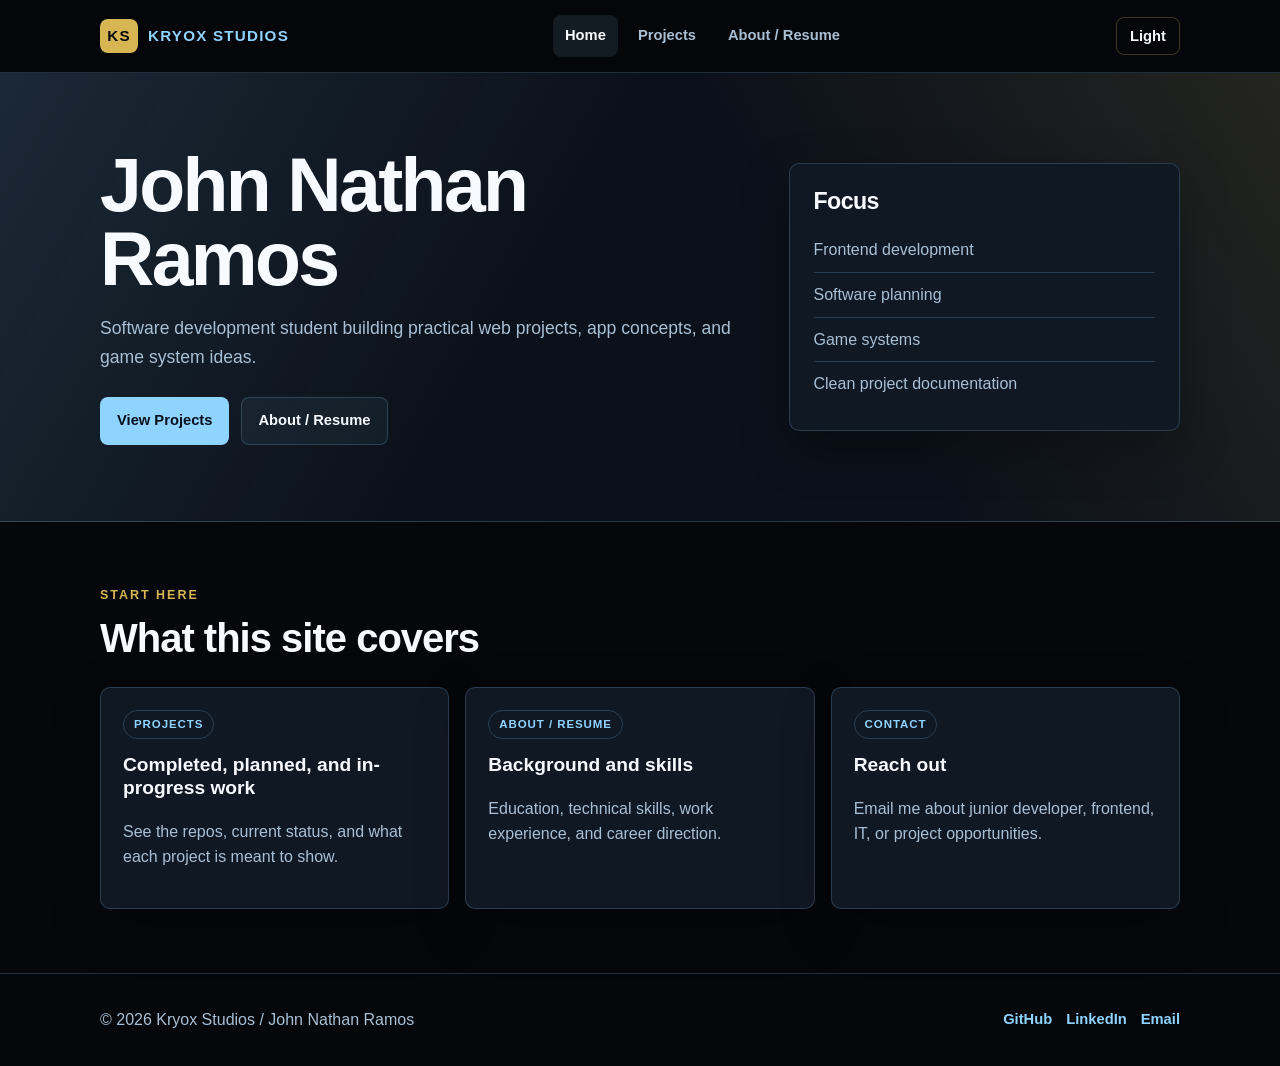
<file: index.html>
<!DOCTYPE html>
<html lang="en">
<head>
  <meta charset="UTF-8" />
  <meta name="viewport" content="width=device-width, initial-scale=1.0" />
  <title>Kryox Studios | Home</title>
  <meta
    name="description"
    content="Kryox Studios is the portfolio home for John Nathan Ramos, a software development student focused on frontend projects, app planning, and game systems."
  />
  <link rel="stylesheet" href="styles.css" />
</head>

<body>
  <header class="site-header">
    <nav class="nav" aria-label="Primary navigation">
      <a class="brand" href="index.html">
        <span class="brand-mark">KS</span>
        <span>Kryox Studios</span>
      </a>

      <div class="nav-links">
        <a class="active" href="index.html">Home</a>
        <a href="projects.html">Projects</a>
        <a href="about.html">About / Resume</a>
      </div>

      <button class="theme-toggle" id="themeToggle" type="button" aria-label="Switch to light theme">
        <span id="themeLabel">Light</span>
      </button>
    </nav>
  </header>

  <main>
    <section class="hero simple-hero">
      <div class="container hero-grid">
        <div>
          <h1>John Nathan Ramos</h1>
          <p class="lead">
            Software development student building practical web projects, app concepts,
            and game system ideas.
          </p>
          <div class="actions">
            <a class="button primary" href="projects.html">View Projects</a>
            <a class="button secondary" href="about.html">About / Resume</a>
          </div>
        </div>

        <aside class="hero-panel" aria-label="Quick profile">
          <h2>Focus</h2>
          <ul class="clean-list">
            <li>Frontend development</li>
            <li>Software planning</li>
            <li>Game systems</li>
            <li>Clean project documentation</li>
          </ul>
        </aside>
      </div>
    </section>

    <section class="section">
      <div class="container">
        <div class="section-heading">
          <p class="eyebrow">Start here</p>
          <h2>What this site covers</h2>
        </div>

        <div class="link-grid">
          <a class="info-card" href="projects.html">
            <span class="card-label">Projects</span>
            <h3>Completed, planned, and in-progress work</h3>
            <p>See the repos, current status, and what each project is meant to show.</p>
          </a>

          <a class="info-card" href="about.html">
            <span class="card-label">About / Resume</span>
            <h3>Background and skills</h3>
            <p>Education, technical skills, work experience, and career direction.</p>
          </a>

          <a class="info-card" href="mailto:johnramos1129@gmail.com">
            <span class="card-label">Contact</span>
            <h3>Reach out</h3>
            <p>Email me about junior developer, frontend, IT, or project opportunities.</p>
          </a>
        </div>
      </div>
    </section>
  </main>

  <footer class="footer">
    <div class="container footer-inner">
      <p>&copy; <span id="year"></span> Kryox Studios / John Nathan Ramos</p>
      <div class="footer-links">
        <a href="https://github.com/NathanR33333" target="_blank" rel="noreferrer">GitHub</a>
        <a href="https://www.linkedin.com/in/johnramos1927/" target="_blank" rel="noreferrer">LinkedIn</a>
        <a href="mailto:johnramos1129@gmail.com">Email</a>
      </div>
    </div>
  </footer>

  <script src="script.js"></script>
</body>
</html>
</file>
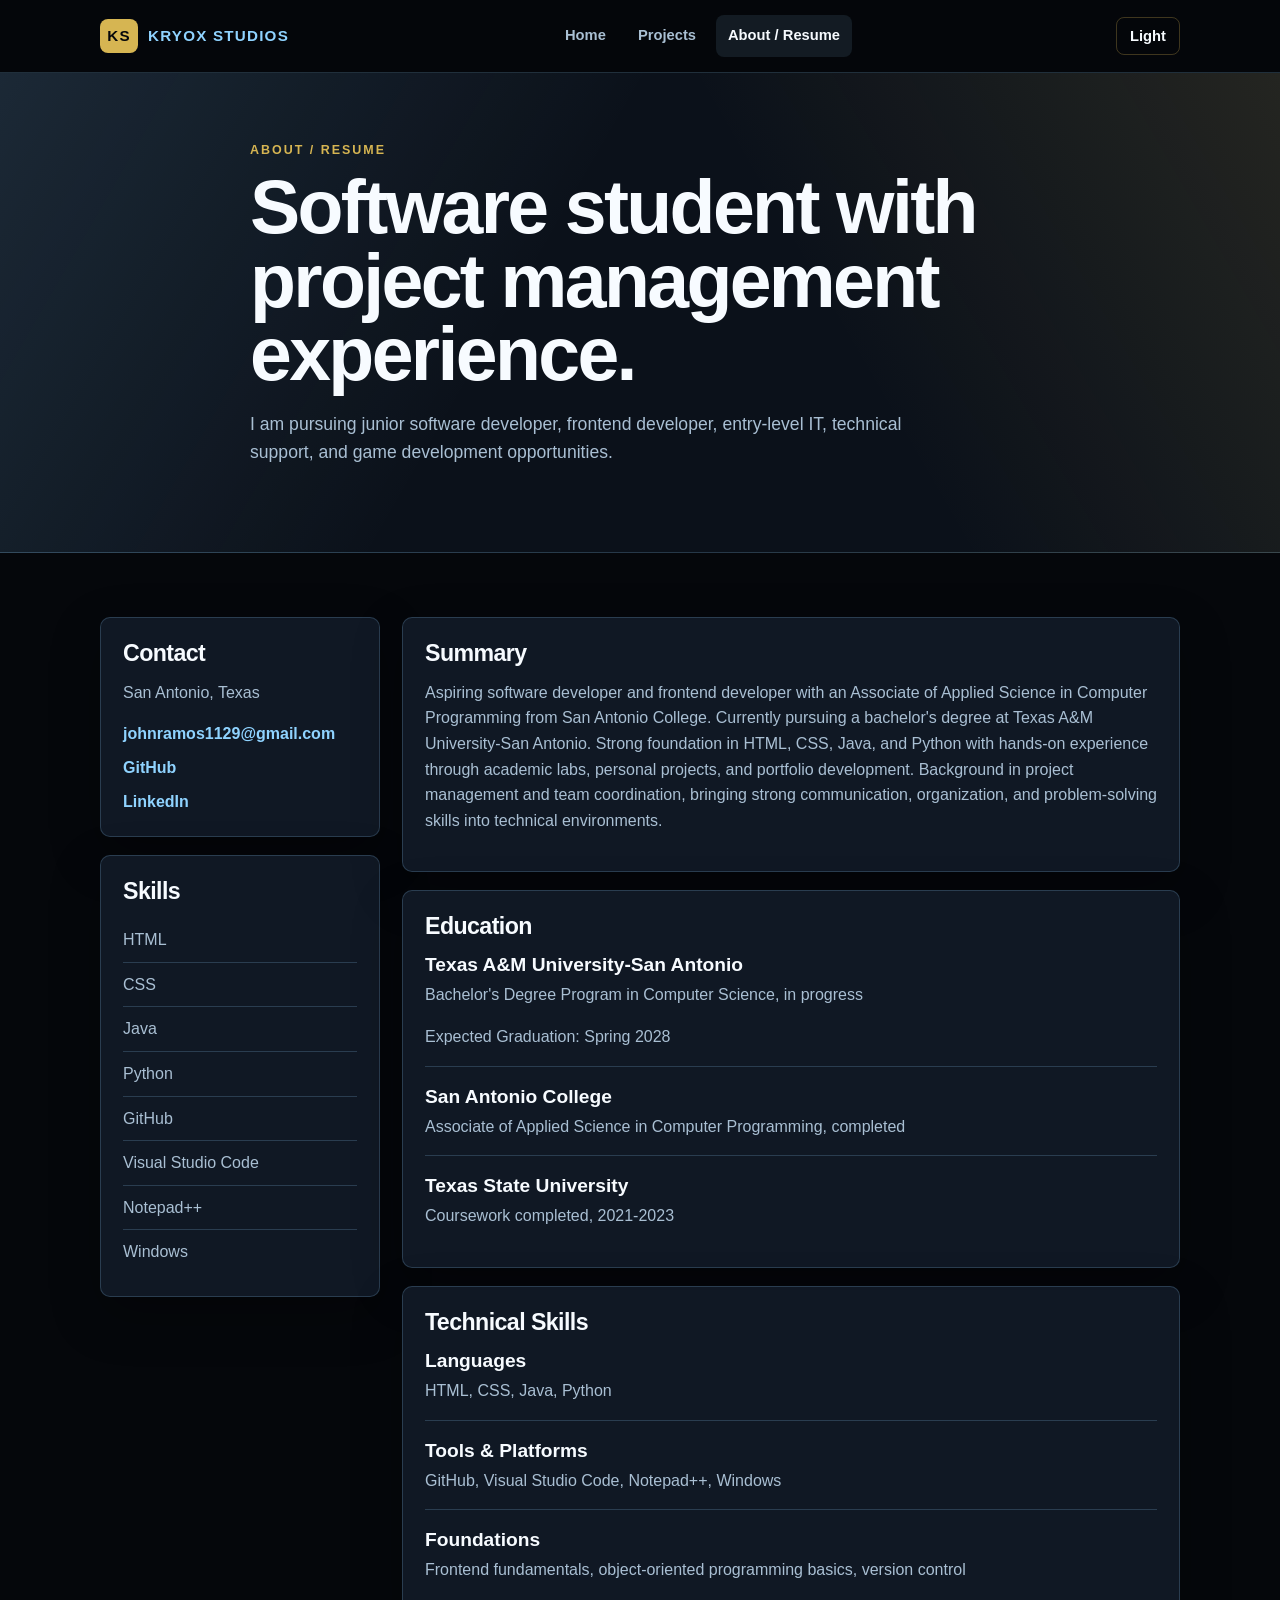
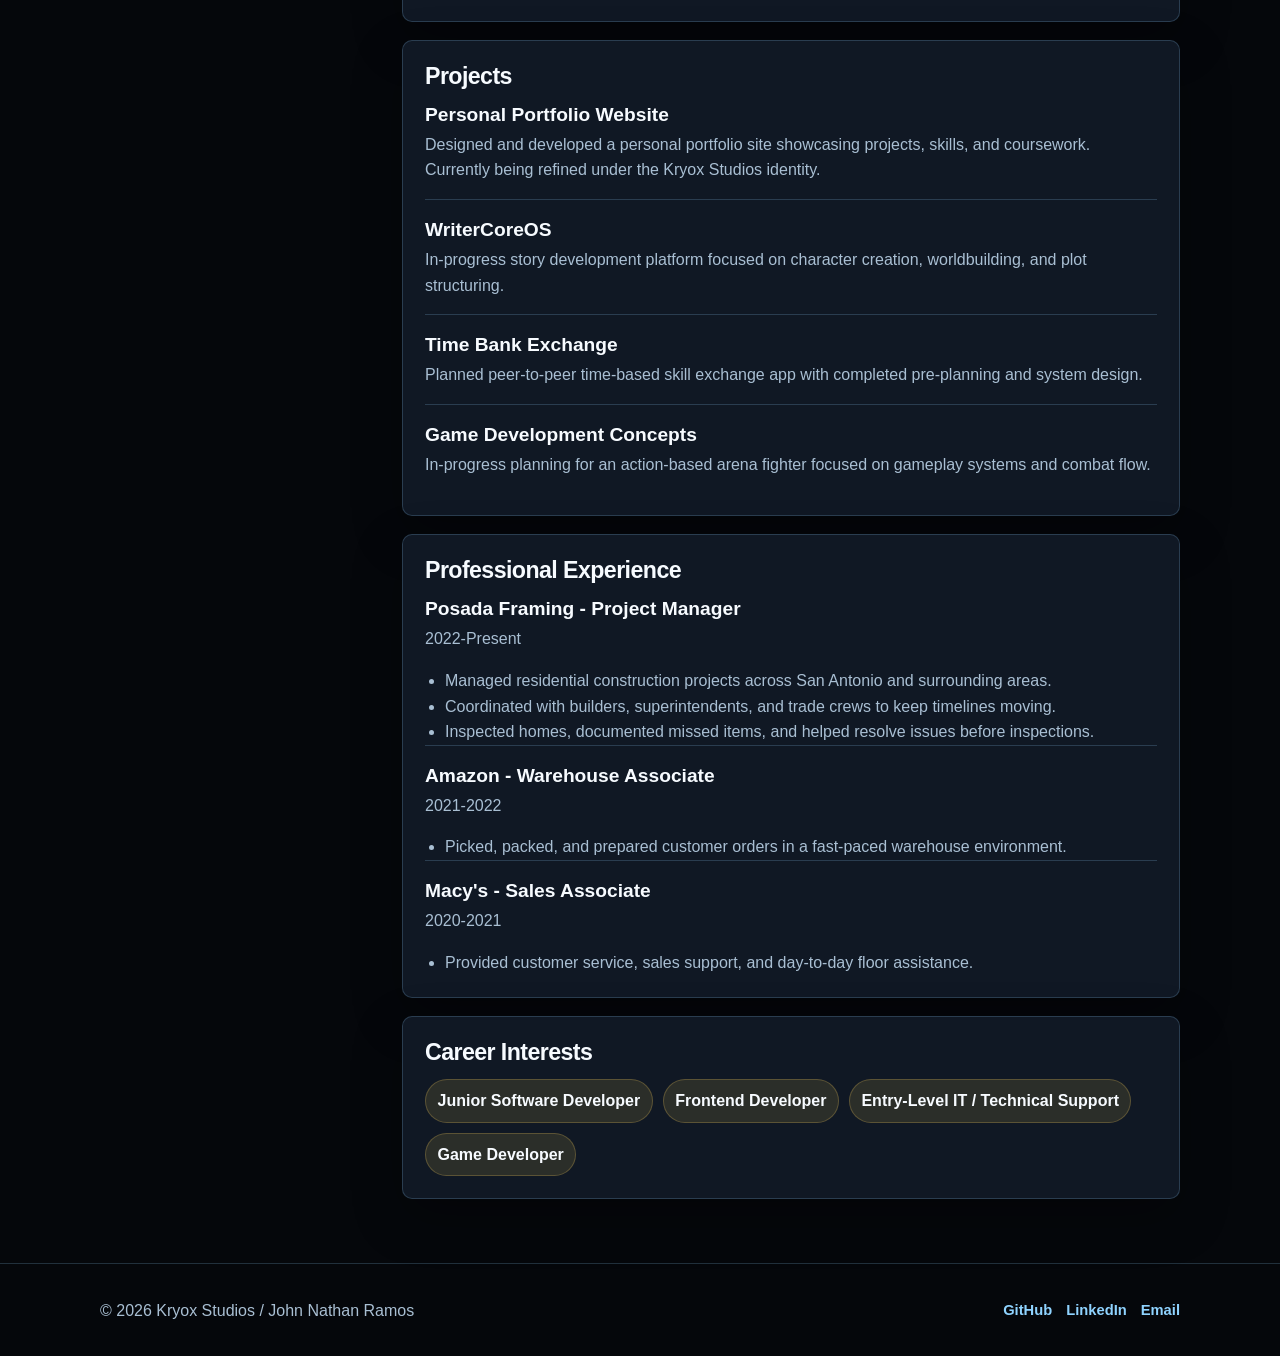
<file: about.html>
<!DOCTYPE html>
<html lang="en">
<head>
  <meta charset="UTF-8" />
  <meta name="viewport" content="width=device-width, initial-scale=1.0" />
  <title>Kryox Studios | About / Resume</title>
  <meta
    name="description"
    content="About and resume page for John Nathan Ramos, including education, skills, projects, and professional experience."
  />
  <link rel="stylesheet" href="styles.css" />
</head>

<body>
  <header class="site-header">
    <nav class="nav" aria-label="Primary navigation">
      <a class="brand" href="index.html">
        <span class="brand-mark">KS</span>
        <span>Kryox Studios</span>
      </a>

      <div class="nav-links">
        <a href="index.html">Home</a>
        <a href="projects.html">Projects</a>
        <a class="active" href="about.html">About / Resume</a>
      </div>

      <button class="theme-toggle" id="themeToggle" type="button" aria-label="Switch to light theme">
        <span id="themeLabel">Light</span>
      </button>
    </nav>
  </header>

  <main>
    <section class="page-hero">
      <div class="container narrow">
        <p class="eyebrow">About / Resume</p>
        <h1>Software student with project management experience.</h1>
        <p class="lead">
          I am pursuing junior software developer, frontend developer, entry-level IT,
          technical support, and game development opportunities.
        </p>
      </div>
    </section>

    <section class="section">
      <div class="container resume-layout">
        <aside class="resume-side">
          <div class="resume-card">
            <h2>Contact</h2>
            <p>San Antonio, Texas</p>
            <a href="mailto:johnramos1129@gmail.com">johnramos1129@gmail.com</a>
            <a href="https://github.com/NathanR33333" target="_blank" rel="noreferrer">GitHub</a>
            <a href="https://www.linkedin.com/in/johnramos1927/" target="_blank" rel="noreferrer">LinkedIn</a>
          </div>

          <div class="resume-card">
            <h2>Skills</h2>
            <ul class="clean-list">
              <li>HTML</li>
              <li>CSS</li>
              <li>Java</li>
              <li>Python</li>
              <li>GitHub</li>
              <li>Visual Studio Code</li>
              <li>Notepad++</li>
              <li>Windows</li>
            </ul>
          </div>
        </aside>

        <div class="resume-main">
          <section class="resume-section">
            <h2>Summary</h2>
            <p>
              Aspiring software developer and frontend developer with an Associate of Applied
              Science in Computer Programming from San Antonio College. Currently pursuing a
              bachelor's degree at Texas A&amp;M University-San Antonio. Strong foundation in
              HTML, CSS, Java, and Python with hands-on experience through academic labs,
              personal projects, and portfolio development. Background in project management
              and team coordination, bringing strong communication, organization, and
              problem-solving skills into technical environments.
            </p>
          </section>

          <section class="resume-section">
            <h2>Education</h2>
            <div class="resume-item">
              <h3>Texas A&amp;M University-San Antonio</h3>
              <p>Bachelor's Degree Program in Computer Science, in progress</p>
              <p>Expected Graduation: Spring 2028</p>
            </div>
            <div class="resume-item">
              <h3>San Antonio College</h3>
              <p>Associate of Applied Science in Computer Programming, completed</p>
            </div>
            <div class="resume-item">
              <h3>Texas State University</h3>
              <p>Coursework completed, 2021-2023</p>
            </div>
          </section>

          <section class="resume-section">
            <h2>Technical Skills</h2>
            <div class="resume-item">
              <h3>Languages</h3>
              <p>HTML, CSS, Java, Python</p>
            </div>
            <div class="resume-item">
              <h3>Tools &amp; Platforms</h3>
              <p>GitHub, Visual Studio Code, Notepad++, Windows</p>
            </div>
            <div class="resume-item">
              <h3>Foundations</h3>
              <p>Frontend fundamentals, object-oriented programming basics, version control</p>
            </div>
          </section>

          <section class="resume-section">
            <h2>Projects</h2>
            <div class="resume-item">
              <h3>Personal Portfolio Website</h3>
              <p>
                Designed and developed a personal portfolio site showcasing projects, skills,
                and coursework. Currently being refined under the Kryox Studios identity.
              </p>
            </div>
            <div class="resume-item">
              <h3>WriterCoreOS</h3>
              <p>
                In-progress story development platform focused on character creation,
                worldbuilding, and plot structuring.
              </p>
            </div>
            <div class="resume-item">
              <h3>Time Bank Exchange</h3>
              <p>
                Planned peer-to-peer time-based skill exchange app with completed
                pre-planning and system design.
              </p>
            </div>
            <div class="resume-item">
              <h3>Game Development Concepts</h3>
              <p>
                In-progress planning for an action-based arena fighter focused on gameplay
                systems and combat flow.
              </p>
            </div>
          </section>

          <section class="resume-section">
            <h2>Professional Experience</h2>
            <div class="resume-item">
              <h3>Posada Framing - Project Manager</h3>
              <p>2022-Present</p>
              <ul>
                <li>Managed residential construction projects across San Antonio and surrounding areas.</li>
                <li>Coordinated with builders, superintendents, and trade crews to keep timelines moving.</li>
                <li>Inspected homes, documented missed items, and helped resolve issues before inspections.</li>
              </ul>
            </div>
            <div class="resume-item">
              <h3>Amazon - Warehouse Associate</h3>
              <p>2021-2022</p>
              <ul>
                <li>Picked, packed, and prepared customer orders in a fast-paced warehouse environment.</li>
              </ul>
            </div>
            <div class="resume-item">
              <h3>Macy's - Sales Associate</h3>
              <p>2020-2021</p>
              <ul>
                <li>Provided customer service, sales support, and day-to-day floor assistance.</li>
              </ul>
            </div>
          </section>

          <section class="resume-section">
            <h2>Career Interests</h2>
            <div class="tag-list">
              <span>Junior Software Developer</span>
              <span>Frontend Developer</span>
              <span>Entry-Level IT / Technical Support</span>
              <span>Game Developer</span>
            </div>
          </section>
        </div>
      </div>
    </section>
  </main>

  <footer class="footer">
    <div class="container footer-inner">
      <p>&copy; <span id="year"></span> Kryox Studios / John Nathan Ramos</p>
      <div class="footer-links">
        <a href="https://github.com/NathanR33333" target="_blank" rel="noreferrer">GitHub</a>
        <a href="https://www.linkedin.com/in/johnramos1927/" target="_blank" rel="noreferrer">LinkedIn</a>
        <a href="mailto:johnramos1129@gmail.com">Email</a>
      </div>
    </div>
  </footer>

  <script src="script.js"></script>
</body>
</html>
</file>
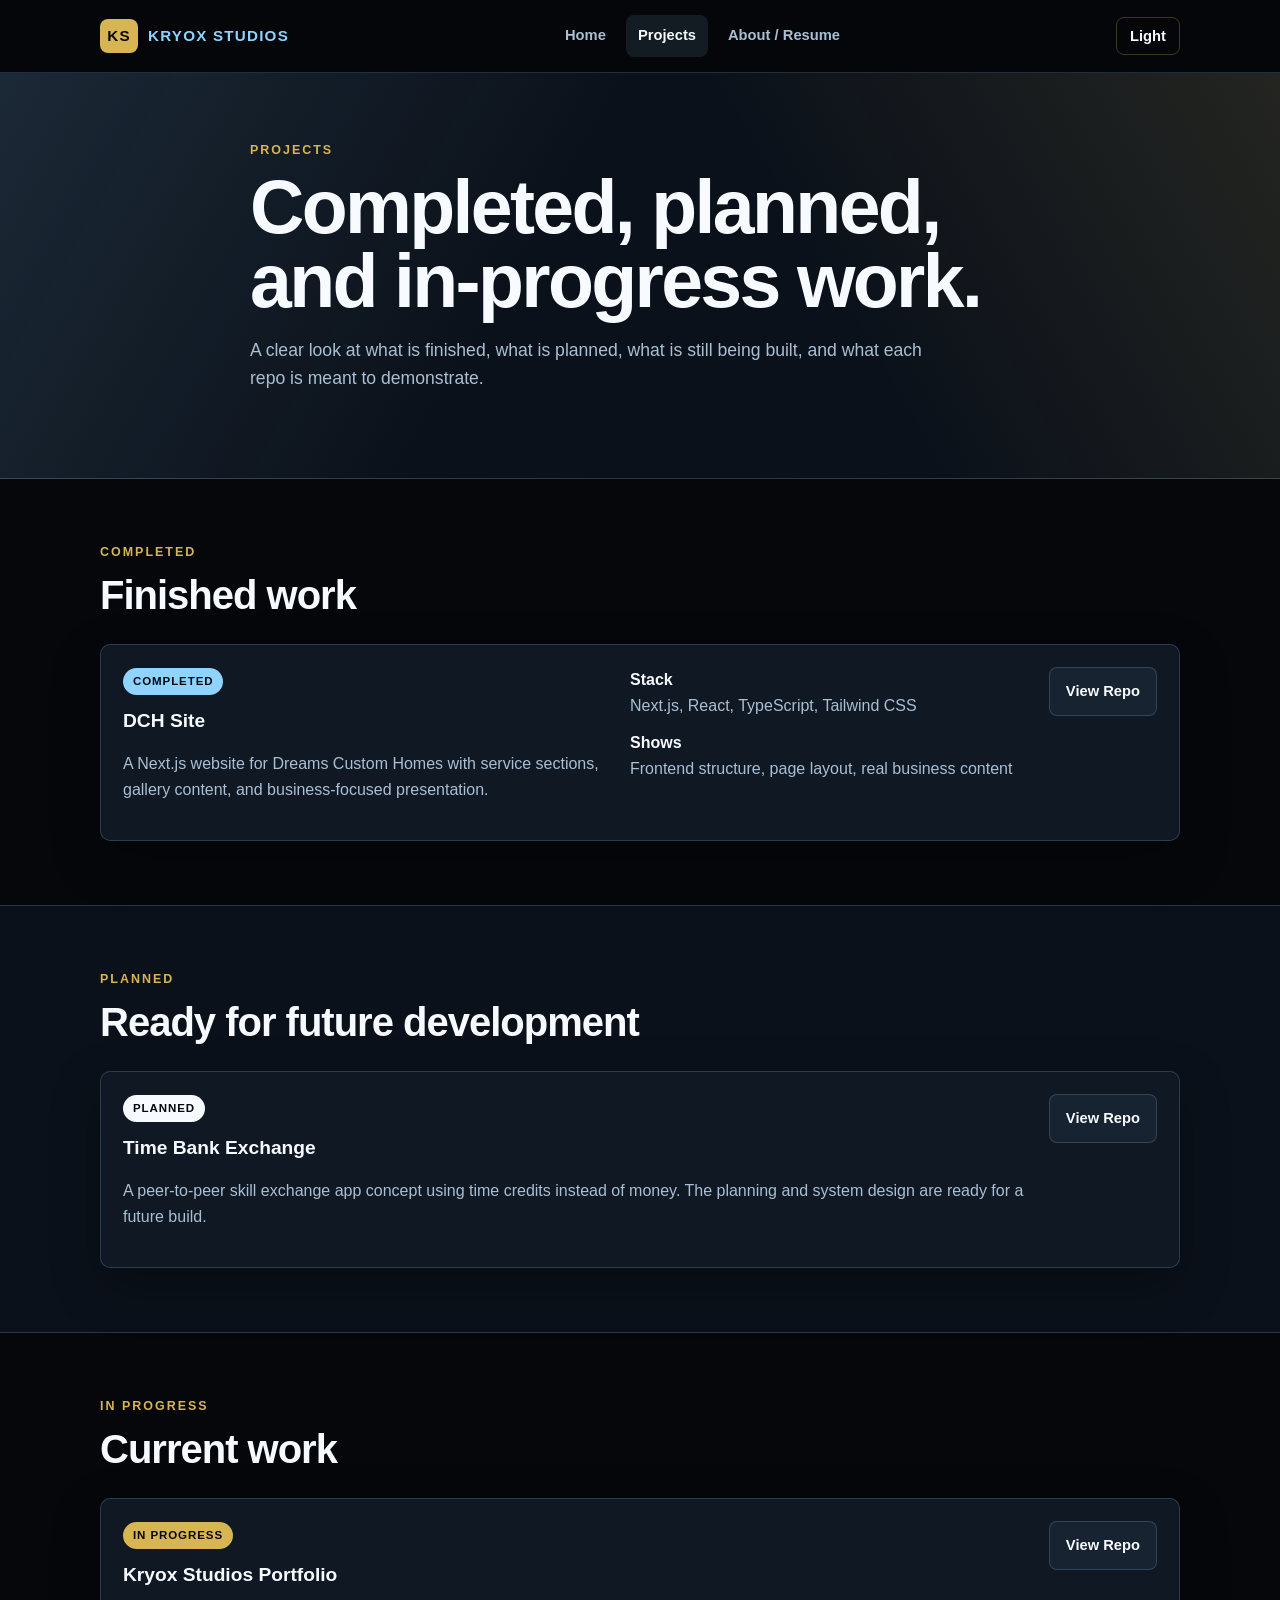
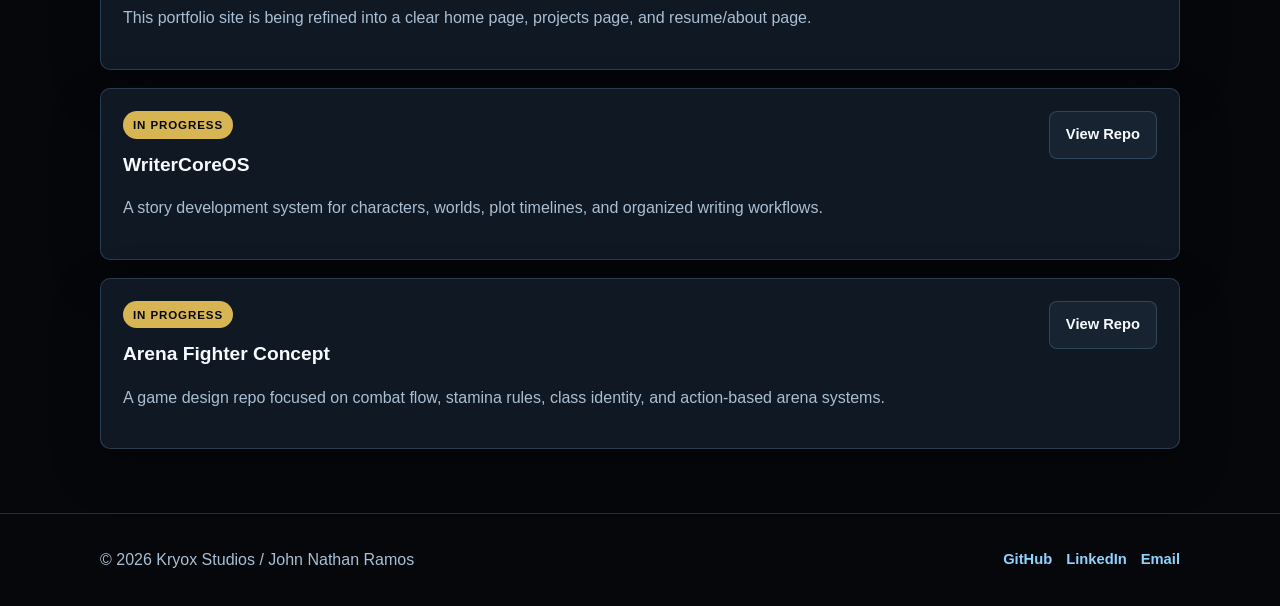
<file: projects.html>
<!DOCTYPE html>
<html lang="en">
<head>
  <meta charset="UTF-8" />
  <meta name="viewport" content="width=device-width, initial-scale=1.0" />
  <title>Kryox Studios | Projects</title>
  <meta
    name="description"
    content="Completed and in-progress projects by John Nathan Ramos under Kryox Studios."
  />
  <link rel="stylesheet" href="styles.css" />
</head>

<body>
  <header class="site-header">
    <nav class="nav" aria-label="Primary navigation">
      <a class="brand" href="index.html">
        <span class="brand-mark">KS</span>
        <span>Kryox Studios</span>
      </a>

      <div class="nav-links">
        <a href="index.html">Home</a>
        <a class="active" href="projects.html">Projects</a>
        <a href="about.html">About / Resume</a>
      </div>

      <button class="theme-toggle" id="themeToggle" type="button" aria-label="Switch to light theme">
        <span id="themeLabel">Light</span>
      </button>
    </nav>
  </header>

  <main>
    <section class="page-hero">
      <div class="container narrow">
        <p class="eyebrow">Projects</p>
        <h1>Completed, planned, and in-progress work.</h1>
        <p class="lead">
          A clear look at what is finished, what is planned, what is still being built,
          and what each repo is meant to demonstrate.
        </p>
      </div>
    </section>

    <section class="section">
      <div class="container">
        <div class="section-heading">
          <p class="eyebrow">Completed</p>
          <h2>Finished work</h2>
        </div>

        <div class="project-list">
          <article class="project-card">
            <div>
              <span class="status complete">Completed</span>
              <h3>DCH Site</h3>
              <p>
                A Next.js website for Dreams Custom Homes with service sections, gallery
                content, and business-focused presentation.
              </p>
            </div>
            <dl class="project-meta">
              <div>
                <dt>Stack</dt>
                <dd>Next.js, React, TypeScript, Tailwind CSS</dd>
              </div>
              <div>
                <dt>Shows</dt>
                <dd>Frontend structure, page layout, real business content</dd>
              </div>
            </dl>
            <a class="button secondary" href="https://github.com/NathanR33333/DCH-site" target="_blank" rel="noreferrer">View Repo</a>
          </article>
        </div>
      </div>
    </section>

    <section class="section section-alt">
      <div class="container">
        <div class="section-heading">
          <p class="eyebrow">Planned</p>
          <h2>Ready for future development</h2>
        </div>

        <div class="project-list compact">
          <article class="project-card">
            <div>
              <span class="status planned">Planned</span>
              <h3>Time Bank Exchange</h3>
              <p>
                A peer-to-peer skill exchange app concept using time credits instead of money.
                The planning and system design are ready for a future build.
              </p>
            </div>
            <a class="button secondary" href="https://github.com/NathanR33333/time-bank-exchange" target="_blank" rel="noreferrer">View Repo</a>
          </article>
        </div>
      </div>
    </section>

    <section class="section">
      <div class="container">
        <div class="section-heading">
          <p class="eyebrow">In progress</p>
          <h2>Current work</h2>
        </div>

        <div class="project-list compact">
          <article class="project-card">
            <div>
              <span class="status progress">In Progress</span>
              <h3>Kryox Studios Portfolio</h3>
              <p>
                This portfolio site is being refined into a clear home page, projects page,
                and resume/about page.
              </p>
            </div>
            <a class="button secondary" href="https://github.com/NathanR33333/NathanR33333.github.io" target="_blank" rel="noreferrer">View Repo</a>
          </article>

          <article class="project-card">
            <div>
              <span class="status progress">In Progress</span>
              <h3>WriterCoreOS</h3>
              <p>
                A story development system for characters, worlds, plot timelines, and
                organized writing workflows.
              </p>
            </div>
            <a class="button secondary" href="https://github.com/NathanR33333/writercoreos" target="_blank" rel="noreferrer">View Repo</a>
          </article>

          <article class="project-card">
            <div>
              <span class="status progress">In Progress</span>
              <h3>Arena Fighter Concept</h3>
              <p>
                A game design repo focused on combat flow, stamina rules, class identity,
                and action-based arena systems.
              </p>
            </div>
            <a class="button secondary" href="https://github.com/NathanR33333/arena-fighter-concept" target="_blank" rel="noreferrer">View Repo</a>
          </article>
        </div>
      </div>
    </section>
  </main>

  <footer class="footer">
    <div class="container footer-inner">
      <p>&copy; <span id="year"></span> Kryox Studios / John Nathan Ramos</p>
      <div class="footer-links">
        <a href="https://github.com/NathanR33333" target="_blank" rel="noreferrer">GitHub</a>
        <a href="https://www.linkedin.com/in/johnramos1927/" target="_blank" rel="noreferrer">LinkedIn</a>
        <a href="mailto:johnramos1129@gmail.com">Email</a>
      </div>
    </div>
  </footer>

  <script src="script.js"></script>
</body>
</html>
</file>
<file: styles.css>
:root {
  color-scheme: dark;
  --black: #05070b;
  --black-soft: #0b111a;
  --panel: #101824;
  --panel-light: #152235;
  --white: #f7fbff;
  --text: #eef6ff;
  --muted: #a9bfd3;
  --ice: #8fd3ff;
  --ice-strong: #55bdf7;
  --gold: #d6b552;
  --gold-soft: rgba(214, 181, 82, 0.14);
  --border: rgba(143, 211, 255, 0.2);
  --gold-border: rgba(214, 181, 82, 0.28);
  --shadow: 0 18px 50px rgba(0, 0, 0, 0.28);
}

:root.light {
  color-scheme: light;
  --black: #f7fbff;
  --black-soft: #edf6ff;
  --panel: #ffffff;
  --panel-light: #f2f8ff;
  --white: #06101c;
  --text: #06101c;
  --muted: #425466;
  --ice: #1b7fb8;
  --ice-strong: #075f92;
  --gold: #9a7419;
  --gold-soft: rgba(154, 116, 25, 0.12);
  --border: rgba(7, 95, 146, 0.18);
  --gold-border: rgba(154, 116, 25, 0.24);
  --shadow: 0 14px 36px rgba(6, 16, 28, 0.1);
}

* {
  box-sizing: border-box;
}

html {
  scroll-behavior: smooth;
}

body {
  margin: 0;
  min-height: 100vh;
  background: var(--black);
  color: var(--text);
  font-family: Arial, Helvetica, sans-serif;
  line-height: 1.6;
}

a {
  color: inherit;
}

.container,
.nav {
  width: min(1080px, calc(100% - 32px));
  margin-inline: auto;
}

.narrow {
  max-width: 780px;
}

.site-header {
  position: sticky;
  top: 0;
  z-index: 5;
  border-bottom: 1px solid var(--border);
  background: color-mix(in srgb, var(--black) 88%, transparent);
  backdrop-filter: blur(14px);
}

.nav {
  min-height: 72px;
  display: flex;
  align-items: center;
  justify-content: space-between;
  gap: 18px;
}

.brand,
.nav-links,
.footer-links,
.actions {
  display: flex;
  align-items: center;
}

.brand {
  gap: 10px;
  color: var(--ice);
  font-size: 0.95rem;
  font-weight: 800;
  letter-spacing: 0.08em;
  text-decoration: none;
  text-transform: uppercase;
}

.brand-mark {
  width: 38px;
  height: 34px;
  display: grid;
  place-items: center;
  border-radius: 8px;
  background: var(--gold);
  color: #05070b;
  font-weight: 900;
}

.nav-links {
  gap: 8px;
}

.nav-links a,
.theme-toggle,
.button,
.footer-links a {
  border-radius: 8px;
  font-size: 0.92rem;
  font-weight: 700;
  text-decoration: none;
}

.nav-links a {
  padding: 9px 12px;
  color: var(--muted);
}

.nav-links a:hover,
.nav-links a.active {
  color: var(--white);
  background: rgba(143, 211, 255, 0.1);
}

.theme-toggle {
  min-height: 38px;
  padding: 0 13px;
  border: 1px solid var(--gold-border);
  background: transparent;
  color: var(--white);
  cursor: pointer;
}

.theme-toggle:hover {
  background: var(--gold-soft);
}

.hero,
.page-hero {
  background:
    linear-gradient(120deg, rgba(143, 211, 255, 0.12), transparent 42%),
    linear-gradient(240deg, rgba(214, 181, 82, 0.12), transparent 38%),
    var(--black-soft);
  border-bottom: 1px solid var(--border);
}

.simple-hero {
  padding: 76px 0;
}

.page-hero {
  padding: 68px 0;
}

.hero-grid {
  display: grid;
  grid-template-columns: minmax(0, 1.25fr) minmax(280px, 0.75fr);
  gap: 36px;
  align-items: center;
}

.eyebrow {
  margin: 0 0 10px;
  color: var(--gold);
  font-size: 0.78rem;
  font-weight: 800;
  letter-spacing: 0.16em;
  text-transform: uppercase;
}

h1,
h2,
h3,
p {
  margin-top: 0;
}

h1 {
  max-width: 760px;
  margin-bottom: 18px;
  color: var(--white);
  font-size: clamp(2.5rem, 7vw, 4.7rem);
  line-height: 0.98;
  letter-spacing: -0.035em;
}

h2 {
  color: var(--white);
  font-size: clamp(1.7rem, 4vw, 2.5rem);
  line-height: 1.12;
  letter-spacing: -0.025em;
}

h3 {
  color: var(--white);
  font-size: 1.2rem;
  line-height: 1.2;
}

.lead {
  max-width: 700px;
  color: var(--muted);
  font-size: 1.1rem;
}

.actions {
  gap: 12px;
  flex-wrap: wrap;
  margin-top: 26px;
}

.button {
  display: inline-flex;
  align-items: center;
  justify-content: center;
  min-height: 42px;
  padding: 0.72rem 1rem;
  border: 1px solid transparent;
}

.button.primary {
  background: var(--ice);
  color: #06101c;
}

.button.secondary {
  border-color: var(--border);
  color: var(--white);
  background: rgba(143, 211, 255, 0.06);
}

.button:hover {
  border-color: var(--gold);
}

.hero-panel,
.info-card,
.project-card,
.resume-card,
.resume-section {
  border: 1px solid var(--border);
  border-radius: 10px;
  background: var(--panel);
  box-shadow: var(--shadow);
}

.hero-panel {
  padding: 24px;
}

.hero-panel h2 {
  margin-bottom: 14px;
  font-size: 1.45rem;
}

.clean-list {
  margin: 0;
  padding: 0;
  list-style: none;
}

.clean-list li {
  padding: 9px 0;
  color: var(--muted);
  border-top: 1px solid var(--border);
}

.clean-list li:first-child {
  border-top: 0;
}

.section {
  padding: 64px 0;
}

.section-alt {
  background: var(--black-soft);
  border-top: 1px solid var(--border);
  border-bottom: 1px solid var(--border);
}

.section-heading {
  max-width: 740px;
  margin-bottom: 26px;
}

.section-heading h2 {
  margin-bottom: 10px;
}

.link-grid {
  display: grid;
  grid-template-columns: repeat(3, minmax(0, 1fr));
  gap: 16px;
}

.info-card {
  display: block;
  min-height: 210px;
  padding: 22px;
  text-decoration: none;
}

.info-card:hover {
  border-color: var(--gold);
}

.card-label,
.status {
  display: inline-flex;
  width: fit-content;
  margin-bottom: 14px;
  border-radius: 999px;
  padding: 0.28rem 0.62rem;
  font-size: 0.72rem;
  font-weight: 800;
  letter-spacing: 0.08em;
  text-transform: uppercase;
}

.card-label {
  color: var(--ice);
  border: 1px solid var(--border);
}

.info-card p,
.project-card p,
.resume-card p,
.resume-section p,
.project-meta dd,
.resume-item li {
  color: var(--muted);
}

.project-list {
  display: grid;
  gap: 18px;
}

.project-list.compact .project-card {
  grid-template-columns: minmax(0, 1fr) auto;
}

.project-card {
  display: grid;
  grid-template-columns: minmax(0, 1.1fr) minmax(220px, 0.9fr) auto;
  gap: 22px;
  align-items: start;
  padding: 22px;
}

.status {
  color: var(--black);
}

.status.complete {
  background: var(--ice);
}

.status.planned {
  background: var(--white);
}

.status.progress {
  background: var(--gold);
}

.project-meta {
  margin: 0;
  display: grid;
  gap: 12px;
}

.project-meta dt {
  color: var(--white);
  font-weight: 800;
}

.project-meta dd {
  margin: 0;
}

.resume-layout {
  display: grid;
  grid-template-columns: 280px minmax(0, 1fr);
  gap: 22px;
  align-items: start;
}

.resume-side {
  display: grid;
  gap: 18px;
}

.resume-card,
.resume-section {
  padding: 22px;
}

.resume-card h2,
.resume-section h2 {
  margin-bottom: 14px;
  font-size: 1.45rem;
}

.resume-card a {
  display: block;
  margin-top: 8px;
  color: var(--ice);
  font-weight: 700;
  text-decoration: none;
  overflow-wrap: anywhere;
}

.resume-main {
  display: grid;
  gap: 18px;
}

.resume-item {
  padding-top: 18px;
  border-top: 1px solid var(--border);
}

.resume-item:first-of-type {
  padding-top: 0;
  border-top: 0;
}

.resume-item h3 {
  margin-bottom: 6px;
}

.resume-item ul {
  margin-bottom: 0;
  padding-left: 20px;
}

.tag-list {
  display: flex;
  flex-wrap: wrap;
  gap: 10px;
}

.tag-list span {
  border: 1px solid var(--gold-border);
  border-radius: 999px;
  padding: 0.5rem 0.72rem;
  color: var(--white);
  background: var(--gold-soft);
  font-weight: 700;
}

.footer {
  border-top: 1px solid var(--border);
  background: var(--black);
}

.footer-inner {
  min-height: 92px;
  display: flex;
  align-items: center;
  justify-content: space-between;
  gap: 18px;
  color: var(--muted);
}

.footer p {
  margin-bottom: 0;
}

.footer-links {
  gap: 14px;
  flex-wrap: wrap;
}

.footer-links a {
  color: var(--ice);
}

@media (max-width: 860px) {
  .nav {
    min-height: auto;
    padding: 14px 0;
    align-items: flex-start;
    flex-wrap: wrap;
  }

  .nav-links {
    order: 3;
    width: 100%;
    overflow-x: auto;
    padding-top: 4px;
  }

  .hero-grid,
  .link-grid,
  .project-card,
  .project-list.compact .project-card,
  .resume-layout {
    grid-template-columns: 1fr;
  }

  .simple-hero,
  .page-hero {
    padding: 52px 0;
  }

  .section {
    padding: 48px 0;
  }

  .project-card .button {
    width: fit-content;
  }

  .footer-inner {
    align-items: flex-start;
    flex-direction: column;
    padding: 24px 0;
  }
}

@media (max-width: 520px) {
  .container,
  .nav {
    width: min(100% - 24px, 1080px);
  }

  .brand {
    font-size: 0.82rem;
  }

  .theme-toggle {
    min-height: 34px;
  }

  .actions,
  .footer-links {
    align-items: stretch;
    flex-direction: column;
  }

  .button,
  .project-card .button {
    width: 100%;
  }
}
</file>
